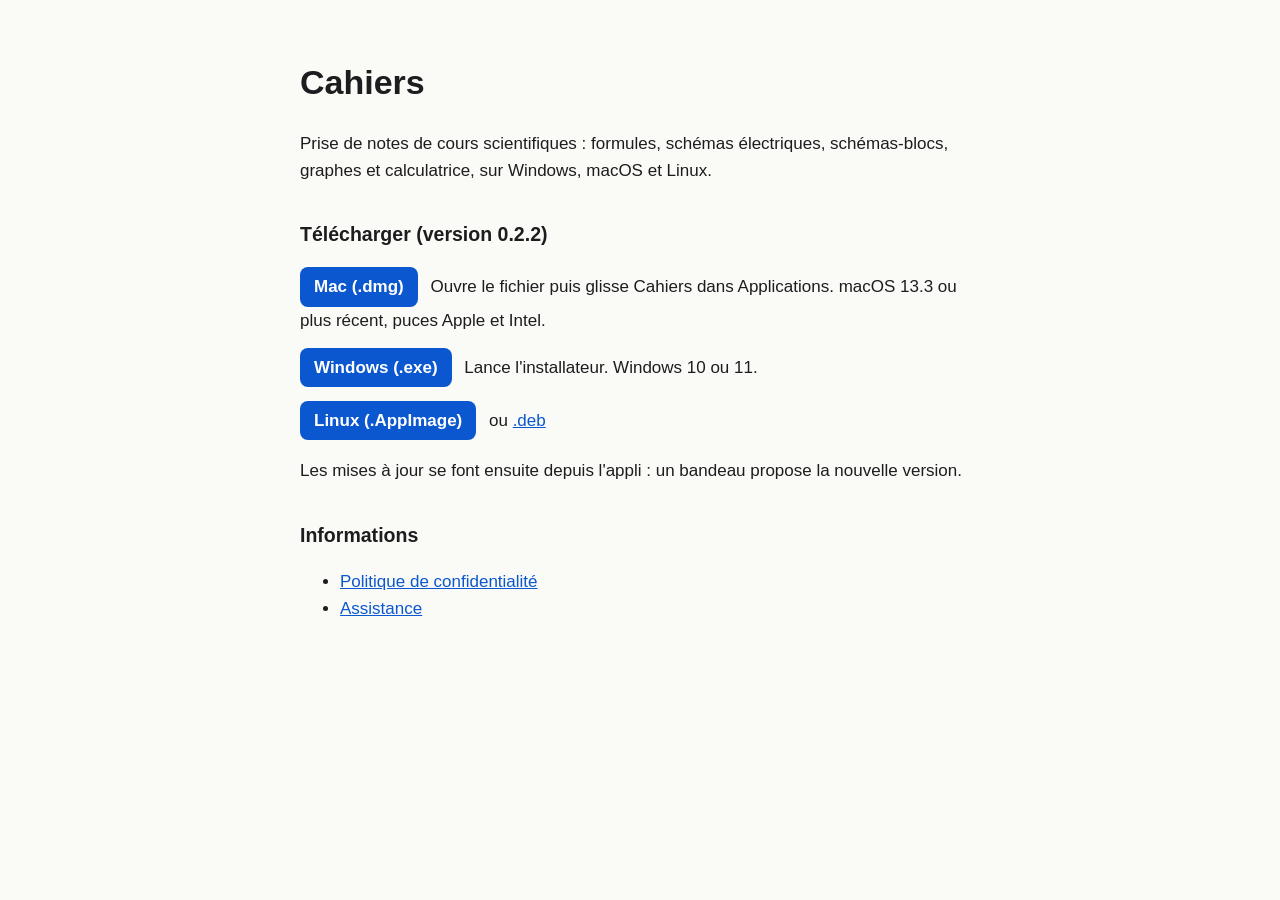
<file: index.html>
<!doctype html>
<html lang="fr">
<head>
<meta charset="utf-8">
<meta name="viewport" content="width=device-width, initial-scale=1">
<title>Cahiers</title>
<link rel="stylesheet" href="style.css">
</head>
<body>
<main>
<h1>Cahiers</h1>
<p>Prise de notes de cours scientifiques : formules, schémas électriques, schémas-blocs, graphes et calculatrice, sur Windows, macOS et Linux.</p>
<h2>Télécharger (version 0.2.2)</h2>
<ul class="dl">
<li><a class="btn" href="https://github.com/Maxencedlff/cahiers-releases/releases/download/v0.2.2/Cahiers_0.2.2_universal.dmg">Mac (.dmg)</a> Ouvre le fichier puis glisse Cahiers dans Applications. macOS 13.3 ou plus récent, puces Apple et Intel.</li>
<li><a class="btn" href="https://github.com/Maxencedlff/cahiers-releases/releases/download/v0.2.2/Cahiers_0.2.2_x64-setup.exe">Windows (.exe)</a> Lance l'installateur. Windows 10 ou 11.</li>
<li><a class="btn" href="https://github.com/Maxencedlff/cahiers-releases/releases/download/v0.2.2/Cahiers_0.2.2_amd64.AppImage">Linux (.AppImage)</a> ou <a href="https://github.com/Maxencedlff/cahiers-releases/releases/download/v0.2.2/Cahiers_0.2.2_amd64.deb">.deb</a></li>
</ul>
<p>Les mises à jour se font ensuite depuis l'appli : un bandeau propose la nouvelle version.</p>
<h2>Informations</h2>
<ul>
<li><a href="confidentialite.html">Politique de confidentialité</a></li>
<li><a href="support.html">Assistance</a></li>
</ul>
</main>
</body>
</html>
</file>
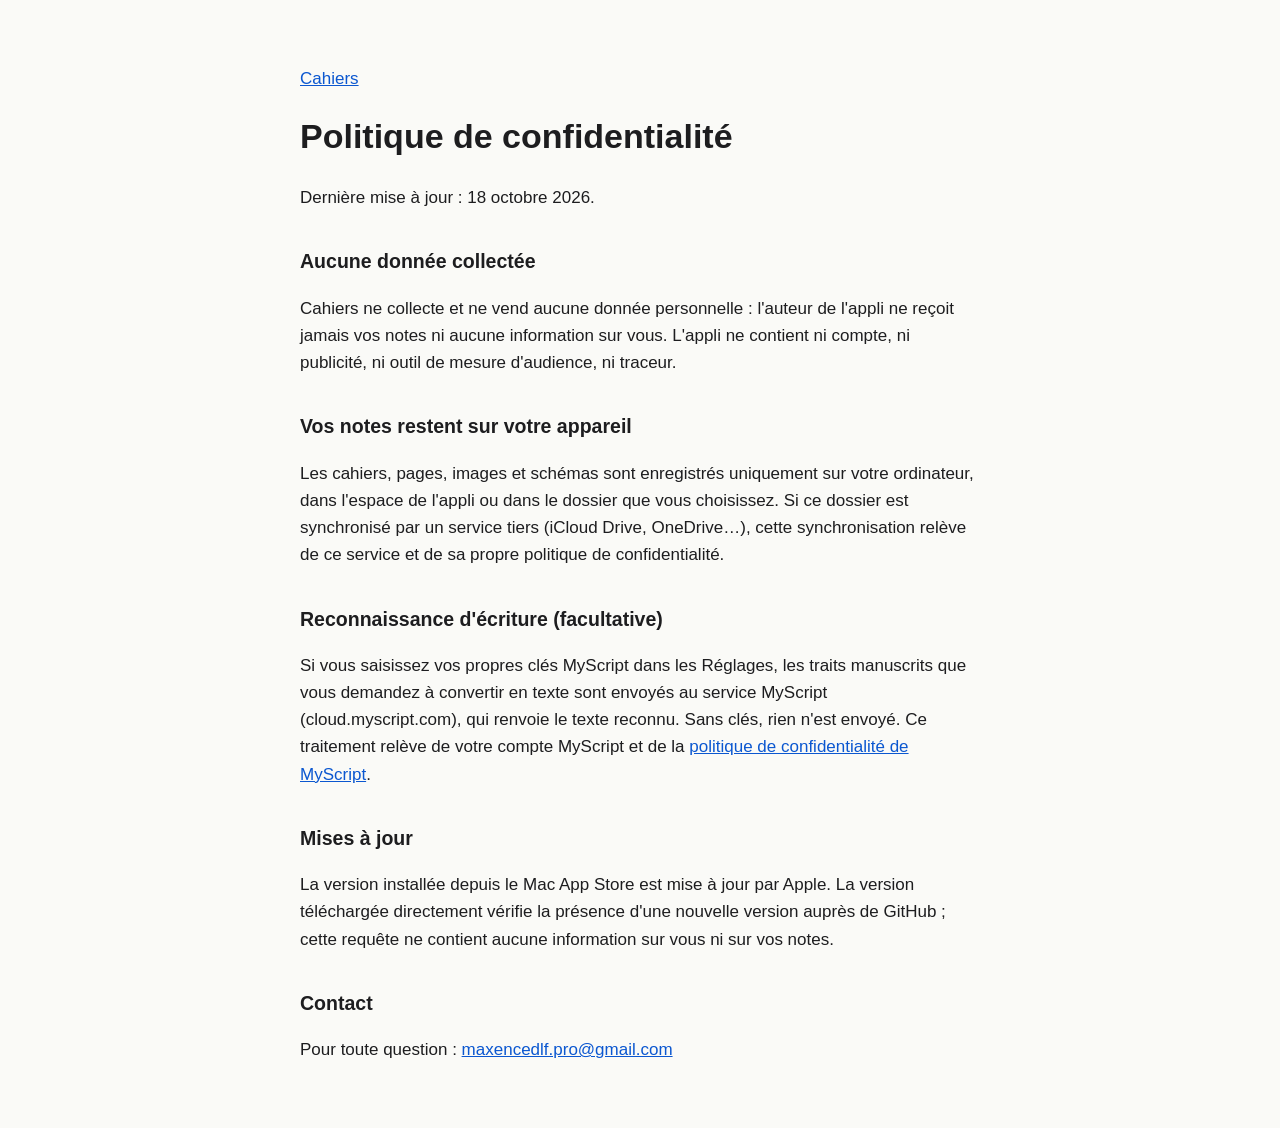
<file: confidentialite.html>
<!doctype html>
<html lang="fr">
<head>
<meta charset="utf-8">
<meta name="viewport" content="width=device-width, initial-scale=1">
<title>Cahiers · Politique de confidentialité</title>
<link rel="stylesheet" href="style.css">
</head>
<body>
<main>
<p><a href="index.html">Cahiers</a></p>
<h1>Politique de confidentialité</h1>
<p>Dernière mise à jour : 18 octobre 2026.</p>
<h2>Aucune donnée collectée</h2>
<p>Cahiers ne collecte et ne vend aucune donnée personnelle : l'auteur de l'appli ne reçoit jamais vos notes ni aucune information sur vous. L'appli ne contient ni compte, ni publicité, ni outil de mesure d'audience, ni traceur.</p>
<h2>Vos notes restent sur votre appareil</h2>
<p>Les cahiers, pages, images et schémas sont enregistrés uniquement sur votre ordinateur, dans l'espace de l'appli ou dans le dossier que vous choisissez. Si ce dossier est synchronisé par un service tiers (iCloud Drive, OneDrive…), cette synchronisation relève de ce service et de sa propre politique de confidentialité.</p>
<h2>Reconnaissance d'écriture (facultative)</h2>
<p>Si vous saisissez vos propres clés MyScript dans les Réglages, les traits manuscrits que vous demandez à convertir en texte sont envoyés au service MyScript (cloud.myscript.com), qui renvoie le texte reconnu. Sans clés, rien n'est envoyé. Ce traitement relève de votre compte MyScript et de la <a href="https://www.myscript.com/privacy-policy/">politique de confidentialité de MyScript</a>.</p>
<h2>Mises à jour</h2>
<p>La version installée depuis le Mac App Store est mise à jour par Apple. La version téléchargée directement vérifie la présence d'une nouvelle version auprès de GitHub ; cette requête ne contient aucune information sur vous ni sur vos notes.</p>
<h2>Contact</h2>
<p>Pour toute question : <a href="mailto:maxencedlf.pro@gmail.com">maxencedlf.pro@gmail.com</a></p>
</main>
</body>
</html>
</file>
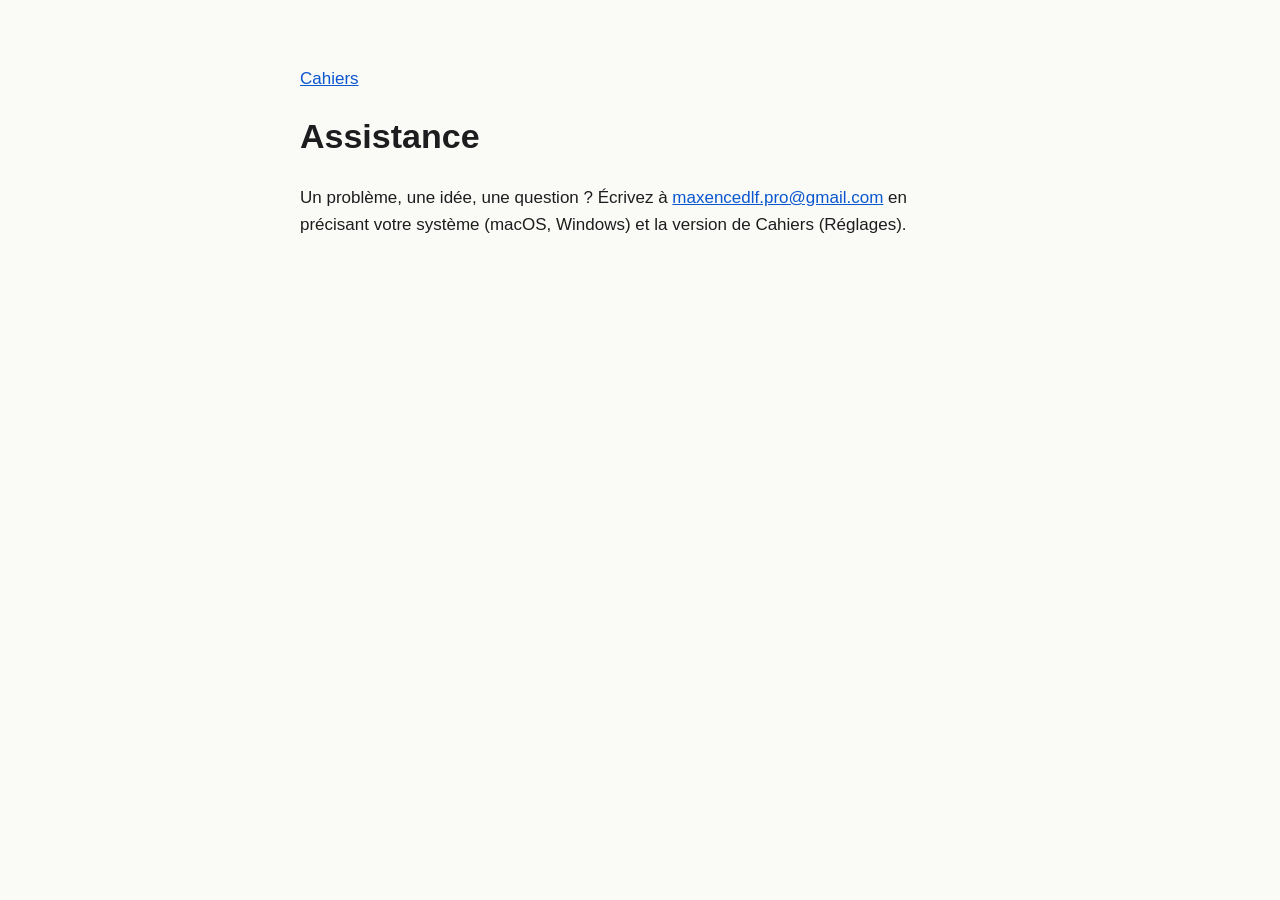
<file: support.html>
<!doctype html>
<html lang="fr">
<head>
<meta charset="utf-8">
<meta name="viewport" content="width=device-width, initial-scale=1">
<title>Cahiers · Assistance</title>
<link rel="stylesheet" href="style.css">
</head>
<body>
<main>
<p><a href="index.html">Cahiers</a></p>
<h1>Assistance</h1>
<p>Un problème, une idée, une question ? Écrivez à <a href="mailto:maxencedlf.pro@gmail.com">maxencedlf.pro@gmail.com</a> en précisant votre système (macOS, Windows) et la version de Cahiers (Réglages).</p>
</main>
</body>
</html>
</file>
<file: style.css>
body { margin: 0; font: 17px/1.6 -apple-system, "Segoe UI", sans-serif; color: #1d1d1f; background: #fafaf7; }
main { max-width: 680px; margin: 0 auto; padding: 48px 24px; }
h1 { font-size: 2em; margin: .2em 0 .6em; }
h2 { font-size: 1.15em; margin-top: 1.8em; }
a { color: #0b57d0; }
.dl { list-style: none; padding: 0; }
.dl li { margin: 0 0 14px; }
.btn { display: inline-block; padding: 6px 14px; margin-right: 8px; border-radius: 8px; background: #0b57d0; color: #fff; text-decoration: none; font-weight: 600; }
.btn:hover { background: #0842a0; }
</file>
